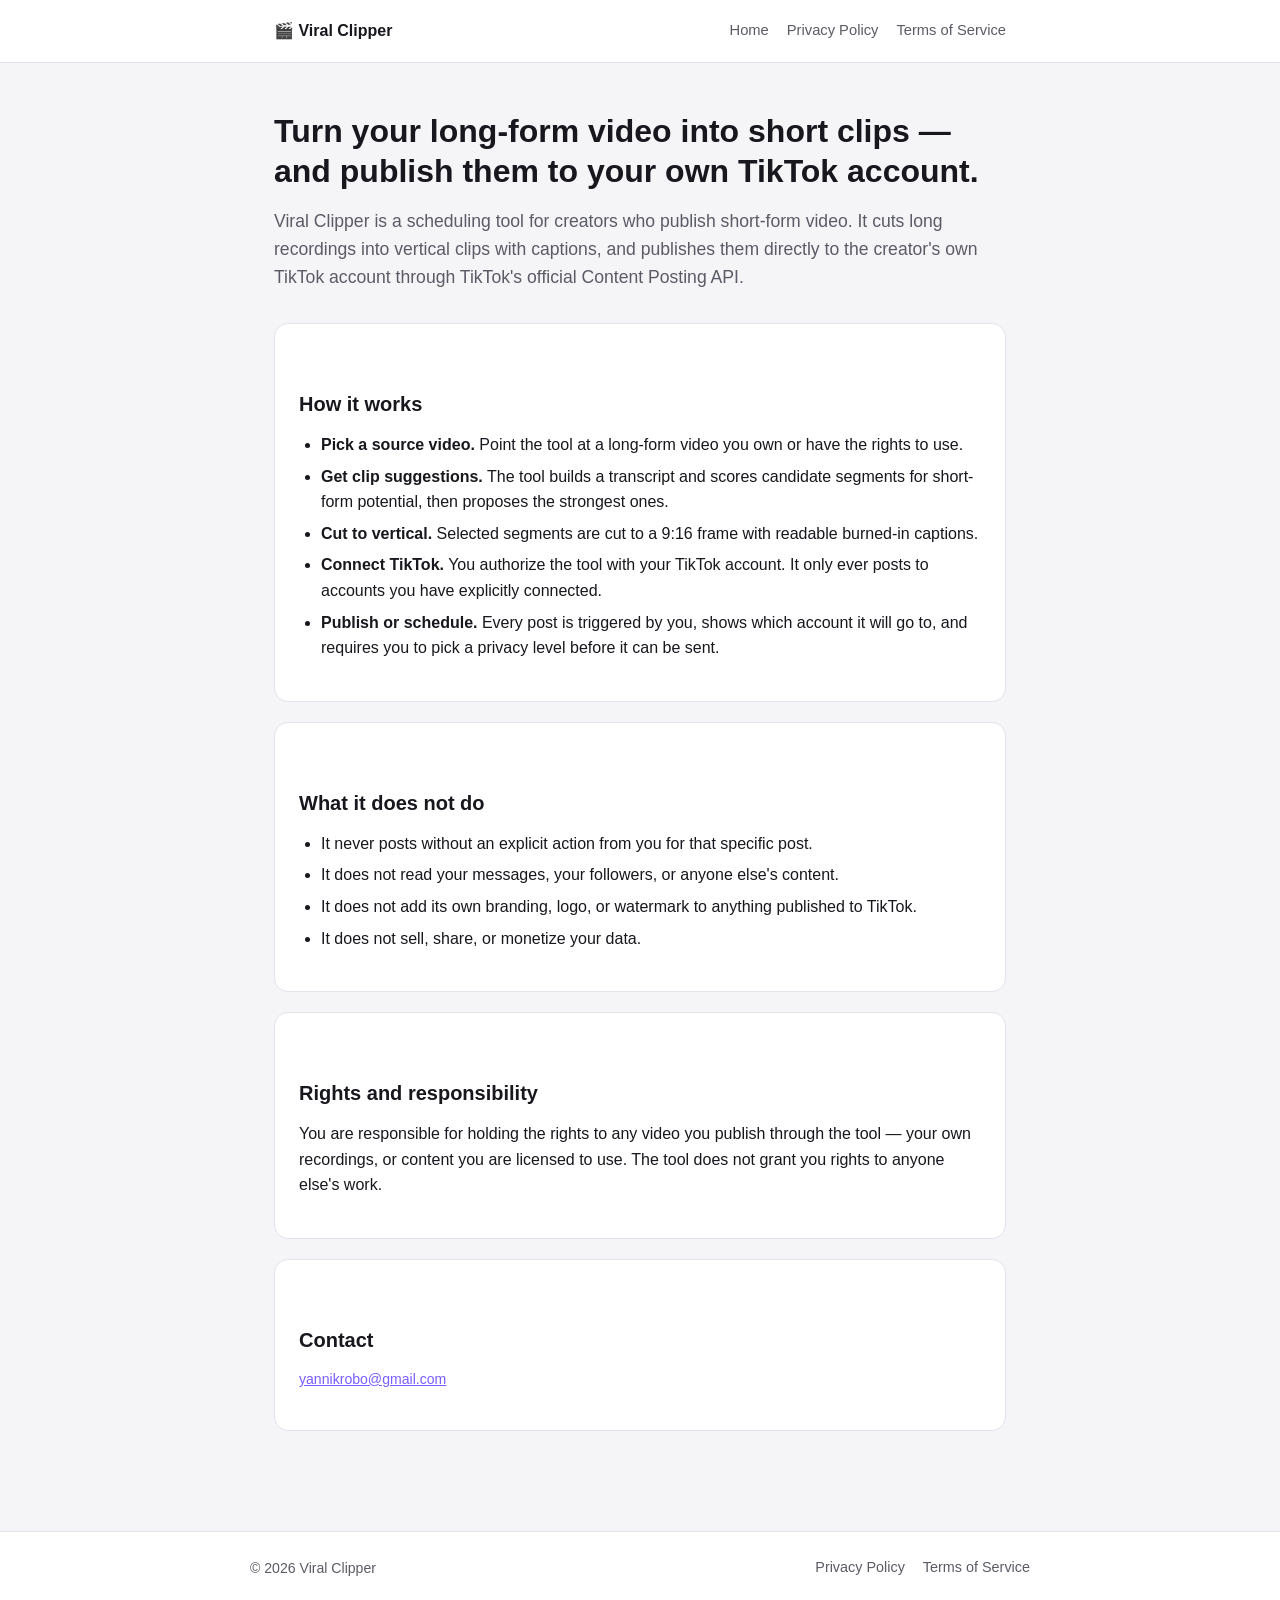
<file: index.html>
<!DOCTYPE html>
<html lang="en">
<head>
<meta charset="UTF-8">
<meta name="viewport" content="width=device-width, initial-scale=1.0">
<title>Viral Clipper — clip and publish your own short-form video</title>
<link rel="stylesheet" href="style.css">
</head>
<body>
<header>
  <nav>
    <a class="brand" href="index.html">🎬 Viral Clipper</a>
    <div class="links">
      <a class="link" href="index.html">Home</a>
      <a class="link" href="privacy.html">Privacy Policy</a>
      <a class="link" href="terms.html">Terms of Service</a>
    </div>
  </nav>
</header>

<main>
  <h1>Turn your long-form video into short clips — and publish them to your own TikTok account.</h1>
  <p class="lede">Viral Clipper is a scheduling tool for creators who publish short-form video.
     It cuts long recordings into vertical clips with captions, and publishes them directly to
     the creator's own TikTok account through TikTok's official Content Posting API.</p>

  <div class="card">
    <h2>How it works</h2>
    <ul>
      <li><strong>Pick a source video.</strong> Point the tool at a long-form video you own or have the rights to use.</li>
      <li><strong>Get clip suggestions.</strong> The tool builds a transcript and scores candidate segments for short-form potential, then proposes the strongest ones.</li>
      <li><strong>Cut to vertical.</strong> Selected segments are cut to a 9:16 frame with readable burned-in captions.</li>
      <li><strong>Connect TikTok.</strong> You authorize the tool with your TikTok account. It only ever posts to accounts you have explicitly connected.</li>
      <li><strong>Publish or schedule.</strong> Every post is triggered by you, shows which account it will go to, and requires you to pick a privacy level before it can be sent.</li>
    </ul>
  </div>

  <div class="card">
    <h2>What it does not do</h2>
    <ul>
      <li>It never posts without an explicit action from you for that specific post.</li>
      <li>It does not read your messages, your followers, or anyone else's content.</li>
      <li>It does not add its own branding, logo, or watermark to anything published to TikTok.</li>
      <li>It does not sell, share, or monetize your data.</li>
    </ul>
  </div>

  <div class="card">
    <h2>Rights and responsibility</h2>
    <p>You are responsible for holding the rights to any video you publish through the tool —
       your own recordings, or content you are licensed to use. The tool does not grant you
       rights to anyone else's work.</p>
  </div>

  <div class="card">
    <h2>Contact</h2>
    <p class="meta"><a href="mailto:yannikrobo@gmail.com">yannikrobo@gmail.com</a></p>
  </div>
</main>

<footer>
  <div class="inner">
    <span class="meta">© 2026 Viral Clipper</span>
    <span class="spacer"></span>
    <a href="privacy.html">Privacy Policy</a>
    <a href="terms.html">Terms of Service</a>
  </div>
</footer>
</body>
</html>
</file>
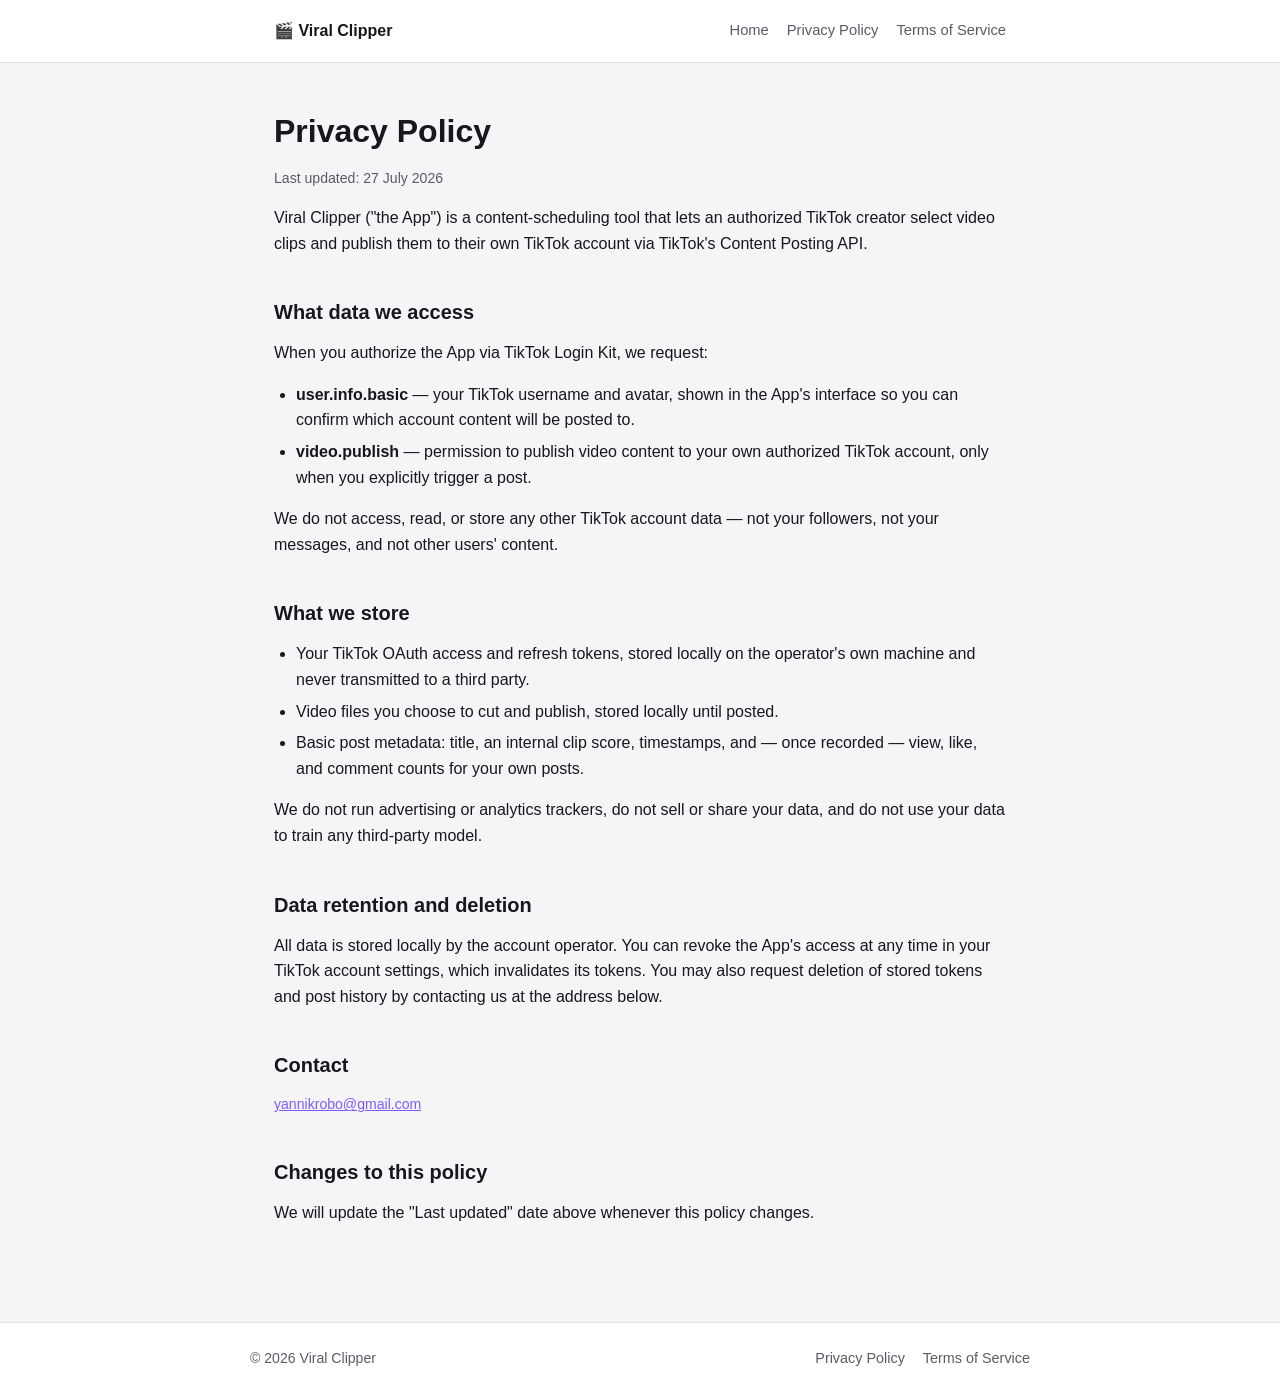
<file: privacy.html>
<!DOCTYPE html>
<html lang="en">
<head>
<meta charset="UTF-8">
<meta name="viewport" content="width=device-width, initial-scale=1.0">
<title>Privacy Policy — Viral Clipper</title>
<link rel="stylesheet" href="style.css">
</head>
<body>
<header>
  <nav>
    <a class="brand" href="index.html">🎬 Viral Clipper</a>
    <div class="links">
      <a class="link" href="index.html">Home</a>
      <a class="link" href="privacy.html">Privacy Policy</a>
      <a class="link" href="terms.html">Terms of Service</a>
    </div>
  </nav>
</header>

<main>
  <h1>Privacy Policy</h1>
  <p class="meta">Last updated: 27 July 2026</p>

  <p>Viral Clipper ("the App") is a content-scheduling tool that lets an authorized TikTok
     creator select video clips and publish them to their own TikTok account via TikTok's
     Content Posting API.</p>

  <h2>What data we access</h2>
  <p>When you authorize the App via TikTok Login Kit, we request:</p>
  <ul>
    <li><strong>user.info.basic</strong> — your TikTok username and avatar, shown in the App's
        interface so you can confirm which account content will be posted to.</li>
    <li><strong>video.publish</strong> — permission to publish video content to your own
        authorized TikTok account, only when you explicitly trigger a post.</li>
  </ul>
  <p>We do not access, read, or store any other TikTok account data — not your followers, not
     your messages, and not other users' content.</p>

  <h2>What we store</h2>
  <ul>
    <li>Your TikTok OAuth access and refresh tokens, stored locally on the operator's own
        machine and never transmitted to a third party.</li>
    <li>Video files you choose to cut and publish, stored locally until posted.</li>
    <li>Basic post metadata: title, an internal clip score, timestamps, and — once recorded —
        view, like, and comment counts for your own posts.</li>
  </ul>
  <p>We do not run advertising or analytics trackers, do not sell or share your data, and do
     not use your data to train any third-party model.</p>

  <h2>Data retention and deletion</h2>
  <p>All data is stored locally by the account operator. You can revoke the App's access at any
     time in your TikTok account settings, which invalidates its tokens. You may also request
     deletion of stored tokens and post history by contacting us at the address below.</p>

  <h2>Contact</h2>
  <p class="meta"><a href="mailto:yannikrobo@gmail.com">yannikrobo@gmail.com</a></p>

  <h2>Changes to this policy</h2>
  <p>We will update the "Last updated" date above whenever this policy changes.</p>
</main>

<footer>
  <div class="inner">
    <span class="meta">© 2026 Viral Clipper</span>
    <span class="spacer"></span>
    <a href="privacy.html">Privacy Policy</a>
    <a href="terms.html">Terms of Service</a>
  </div>
</footer>
</body>
</html>
</file>
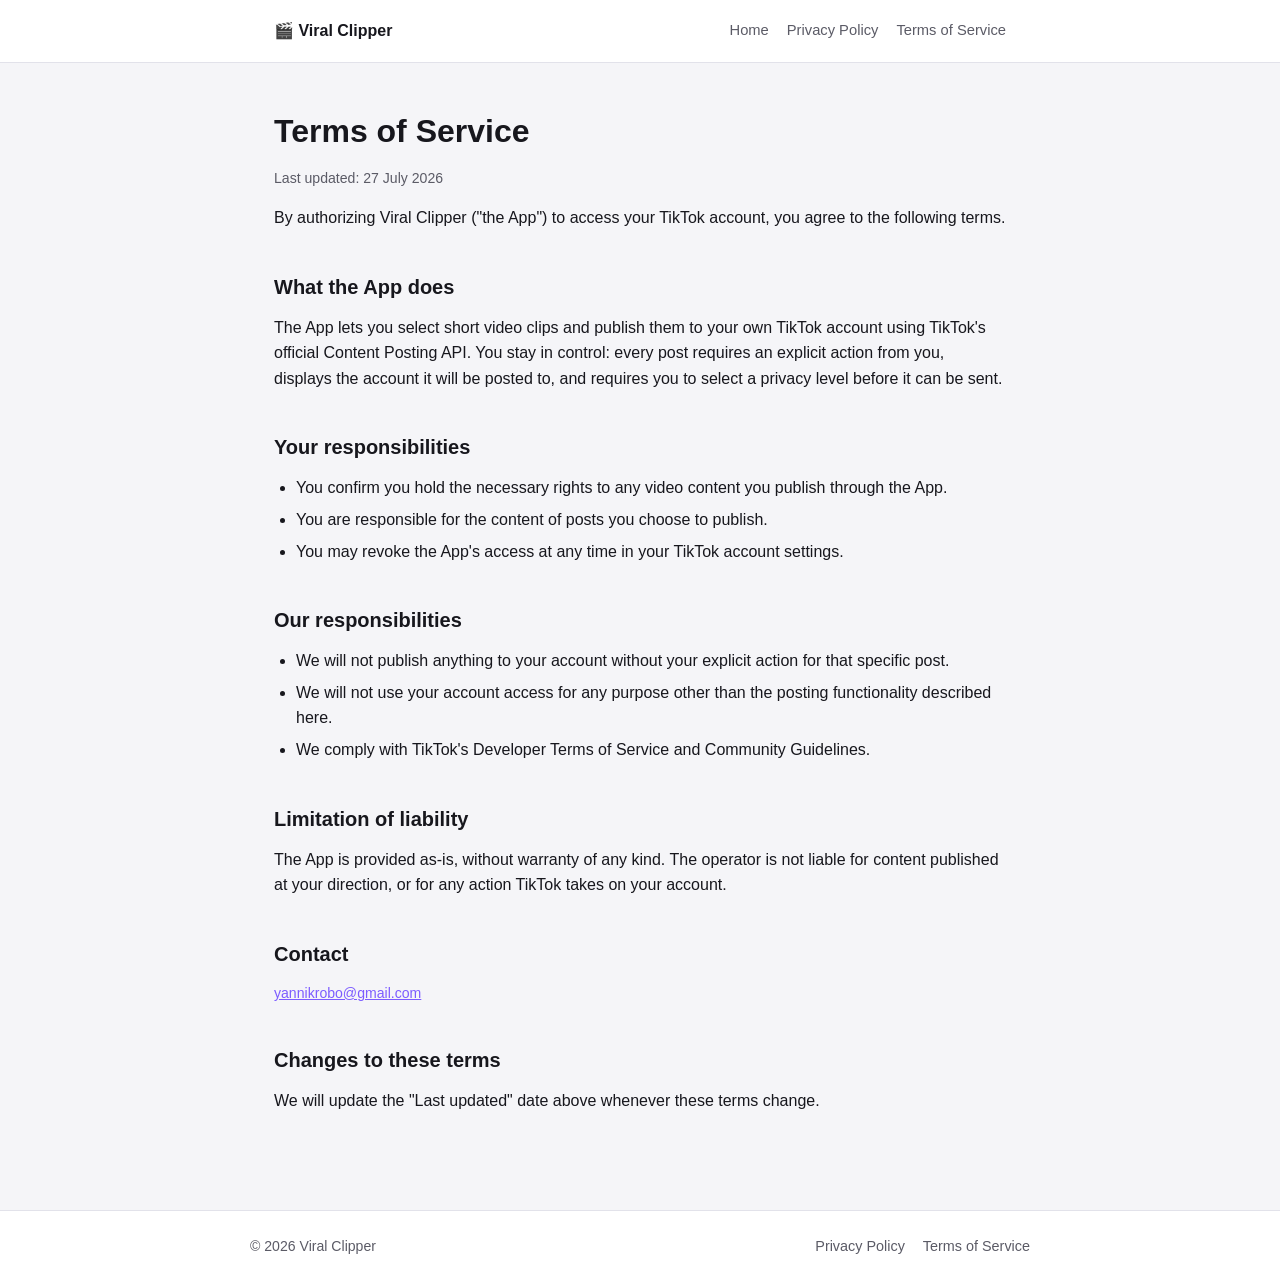
<file: terms.html>
<!DOCTYPE html>
<html lang="en">
<head>
<meta charset="UTF-8">
<meta name="viewport" content="width=device-width, initial-scale=1.0">
<title>Terms of Service — Viral Clipper</title>
<link rel="stylesheet" href="style.css">
</head>
<body>
<header>
  <nav>
    <a class="brand" href="index.html">🎬 Viral Clipper</a>
    <div class="links">
      <a class="link" href="index.html">Home</a>
      <a class="link" href="privacy.html">Privacy Policy</a>
      <a class="link" href="terms.html">Terms of Service</a>
    </div>
  </nav>
</header>

<main>
  <h1>Terms of Service</h1>
  <p class="meta">Last updated: 27 July 2026</p>

  <p>By authorizing Viral Clipper ("the App") to access your TikTok account, you agree to the
     following terms.</p>

  <h2>What the App does</h2>
  <p>The App lets you select short video clips and publish them to your own TikTok account
     using TikTok's official Content Posting API. You stay in control: every post requires an
     explicit action from you, displays the account it will be posted to, and requires you to
     select a privacy level before it can be sent.</p>

  <h2>Your responsibilities</h2>
  <ul>
    <li>You confirm you hold the necessary rights to any video content you publish through the App.</li>
    <li>You are responsible for the content of posts you choose to publish.</li>
    <li>You may revoke the App's access at any time in your TikTok account settings.</li>
  </ul>

  <h2>Our responsibilities</h2>
  <ul>
    <li>We will not publish anything to your account without your explicit action for that specific post.</li>
    <li>We will not use your account access for any purpose other than the posting functionality described here.</li>
    <li>We comply with TikTok's Developer Terms of Service and Community Guidelines.</li>
  </ul>

  <h2>Limitation of liability</h2>
  <p>The App is provided as-is, without warranty of any kind. The operator is not liable for
     content published at your direction, or for any action TikTok takes on your account.</p>

  <h2>Contact</h2>
  <p class="meta"><a href="mailto:yannikrobo@gmail.com">yannikrobo@gmail.com</a></p>

  <h2>Changes to these terms</h2>
  <p>We will update the "Last updated" date above whenever these terms change.</p>
</main>

<footer>
  <div class="inner">
    <span class="meta">© 2026 Viral Clipper</span>
    <span class="spacer"></span>
    <a href="privacy.html">Privacy Policy</a>
    <a href="terms.html">Terms of Service</a>
  </div>
</footer>
</body>
</html>
</file>
<file: style.css>
:root {
  --bg: #0e0e12;
  --panel: #17171d;
  --border: #2a2a34;
  --text: #f2f2f5;
  --text-dim: #9a9aa5;
  --accent: #ff3b5c;
  --accent-2: #7c5cff;
  --radius: 14px;
}

@media (prefers-color-scheme: light) {
  :root {
    --bg: #f5f5f8;
    --panel: #ffffff;
    --border: #e2e2ea;
    --text: #17171d;
    --text-dim: #5b5b66;
  }
}

* { box-sizing: border-box; }

body {
  margin: 0;
  font-family: -apple-system, BlinkMacSystemFont, "Segoe UI", Roboto, sans-serif;
  background: var(--bg);
  color: var(--text);
  line-height: 1.6;
}

header {
  border-bottom: 1px solid var(--border);
  background: var(--panel);
}

nav {
  max-width: 780px;
  margin: 0 auto;
  padding: 18px 24px;
  display: flex;
  justify-content: space-between;
  align-items: center;
  gap: 16px;
  flex-wrap: wrap;
}

.brand { font-weight: 700; text-decoration: none; color: var(--text); }
nav .links { display: flex; gap: 18px; flex-wrap: wrap; }
nav a.link { color: var(--text-dim); text-decoration: none; font-size: 0.92rem; }
nav a.link:hover { color: var(--text); }

main { max-width: 780px; margin: 0 auto; padding: 48px 24px 80px; }

h1 { font-size: 2rem; line-height: 1.25; margin: 0 0 16px; }
h2 { font-size: 1.25rem; margin: 40px 0 12px; }
h3 { font-size: 1rem; margin: 28px 0 8px; }
p { margin: 0 0 16px; }
ul { margin: 0 0 16px; padding-left: 22px; }
li { margin-bottom: 6px; }

.lede { font-size: 1.1rem; color: var(--text-dim); margin-bottom: 32px; }

.card {
  background: var(--panel);
  border: 1px solid var(--border);
  border-radius: var(--radius);
  padding: 24px;
  margin-bottom: 20px;
}

.meta { color: var(--text-dim); font-size: 0.88rem; }

a { color: var(--accent-2); }

footer {
  border-top: 1px solid var(--border);
  background: var(--panel);
  padding: 24px;
}
footer .inner {
  max-width: 780px;
  margin: 0 auto;
  display: flex;
  gap: 18px;
  flex-wrap: wrap;
  align-items: center;
  font-size: 0.9rem;
}
footer a { color: var(--text-dim); text-decoration: none; }
footer a:hover { color: var(--text); }
footer .spacer { flex: 1; }
</file>
